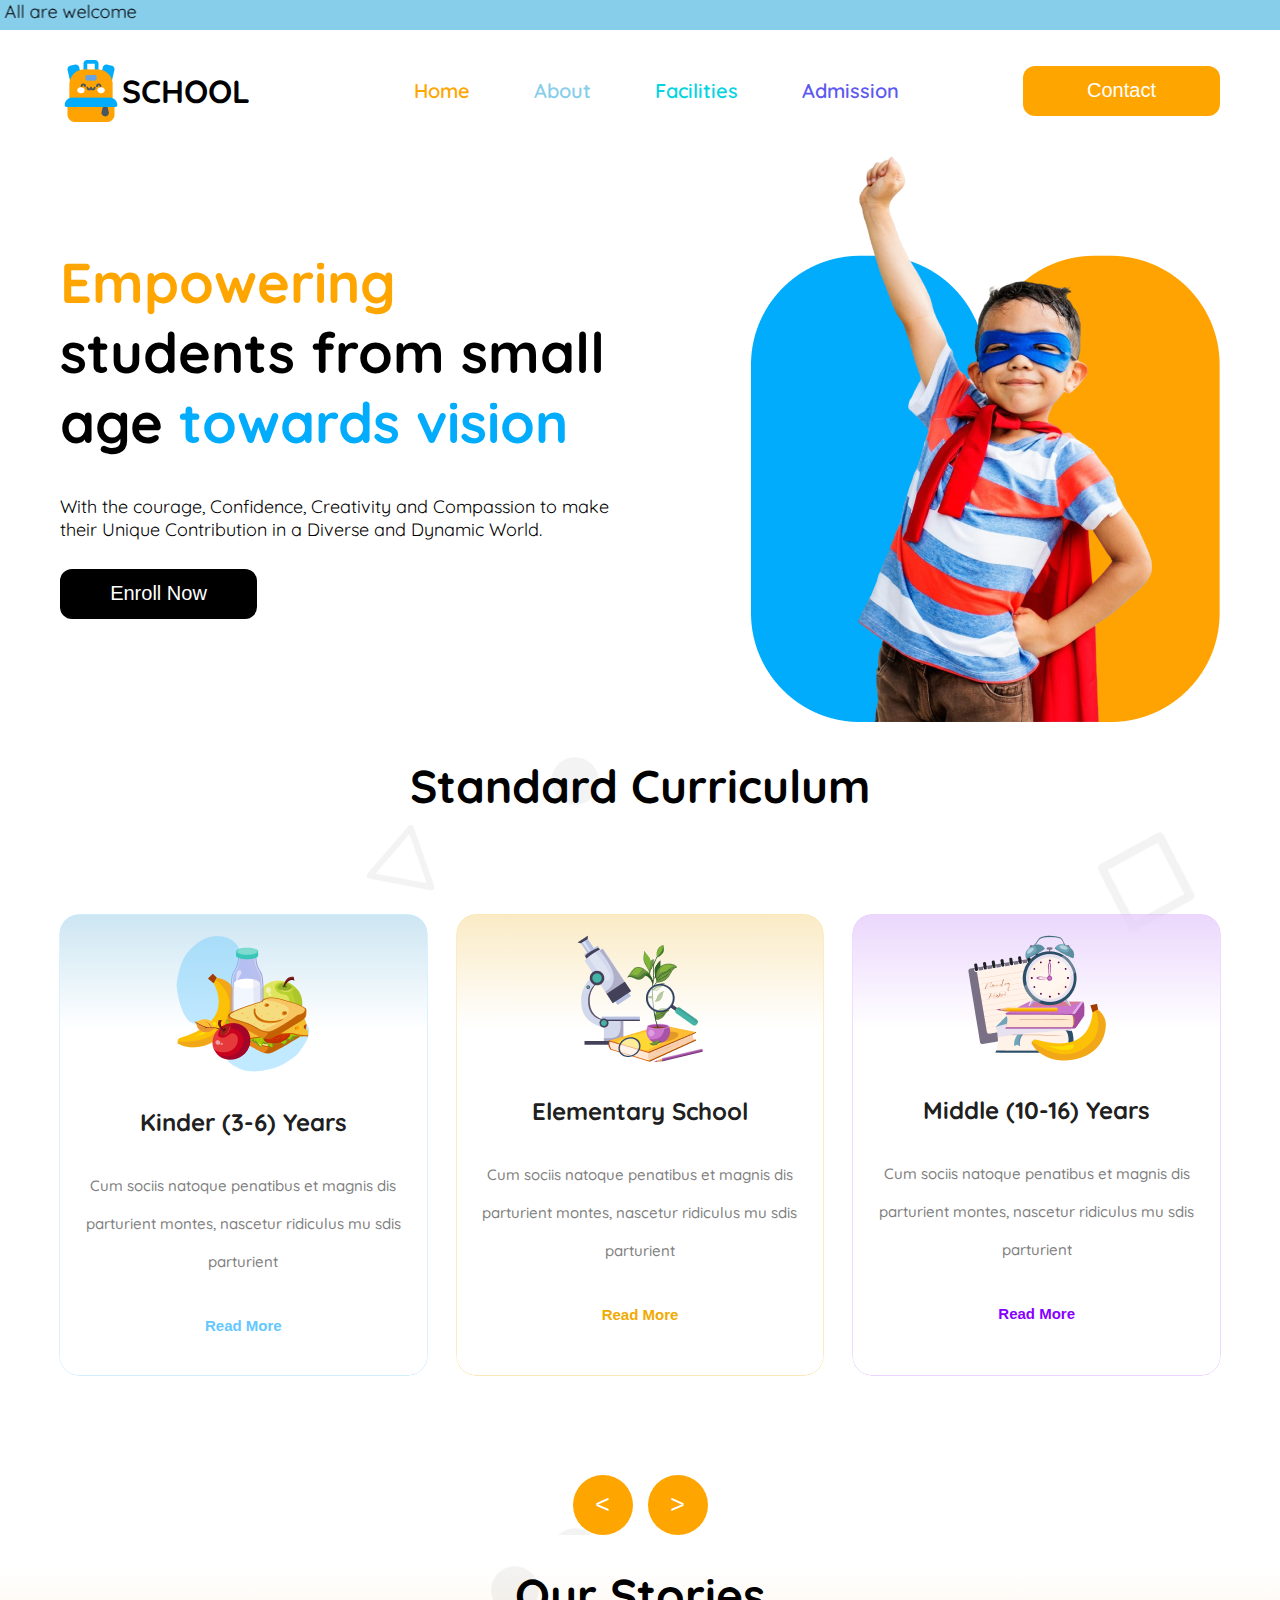
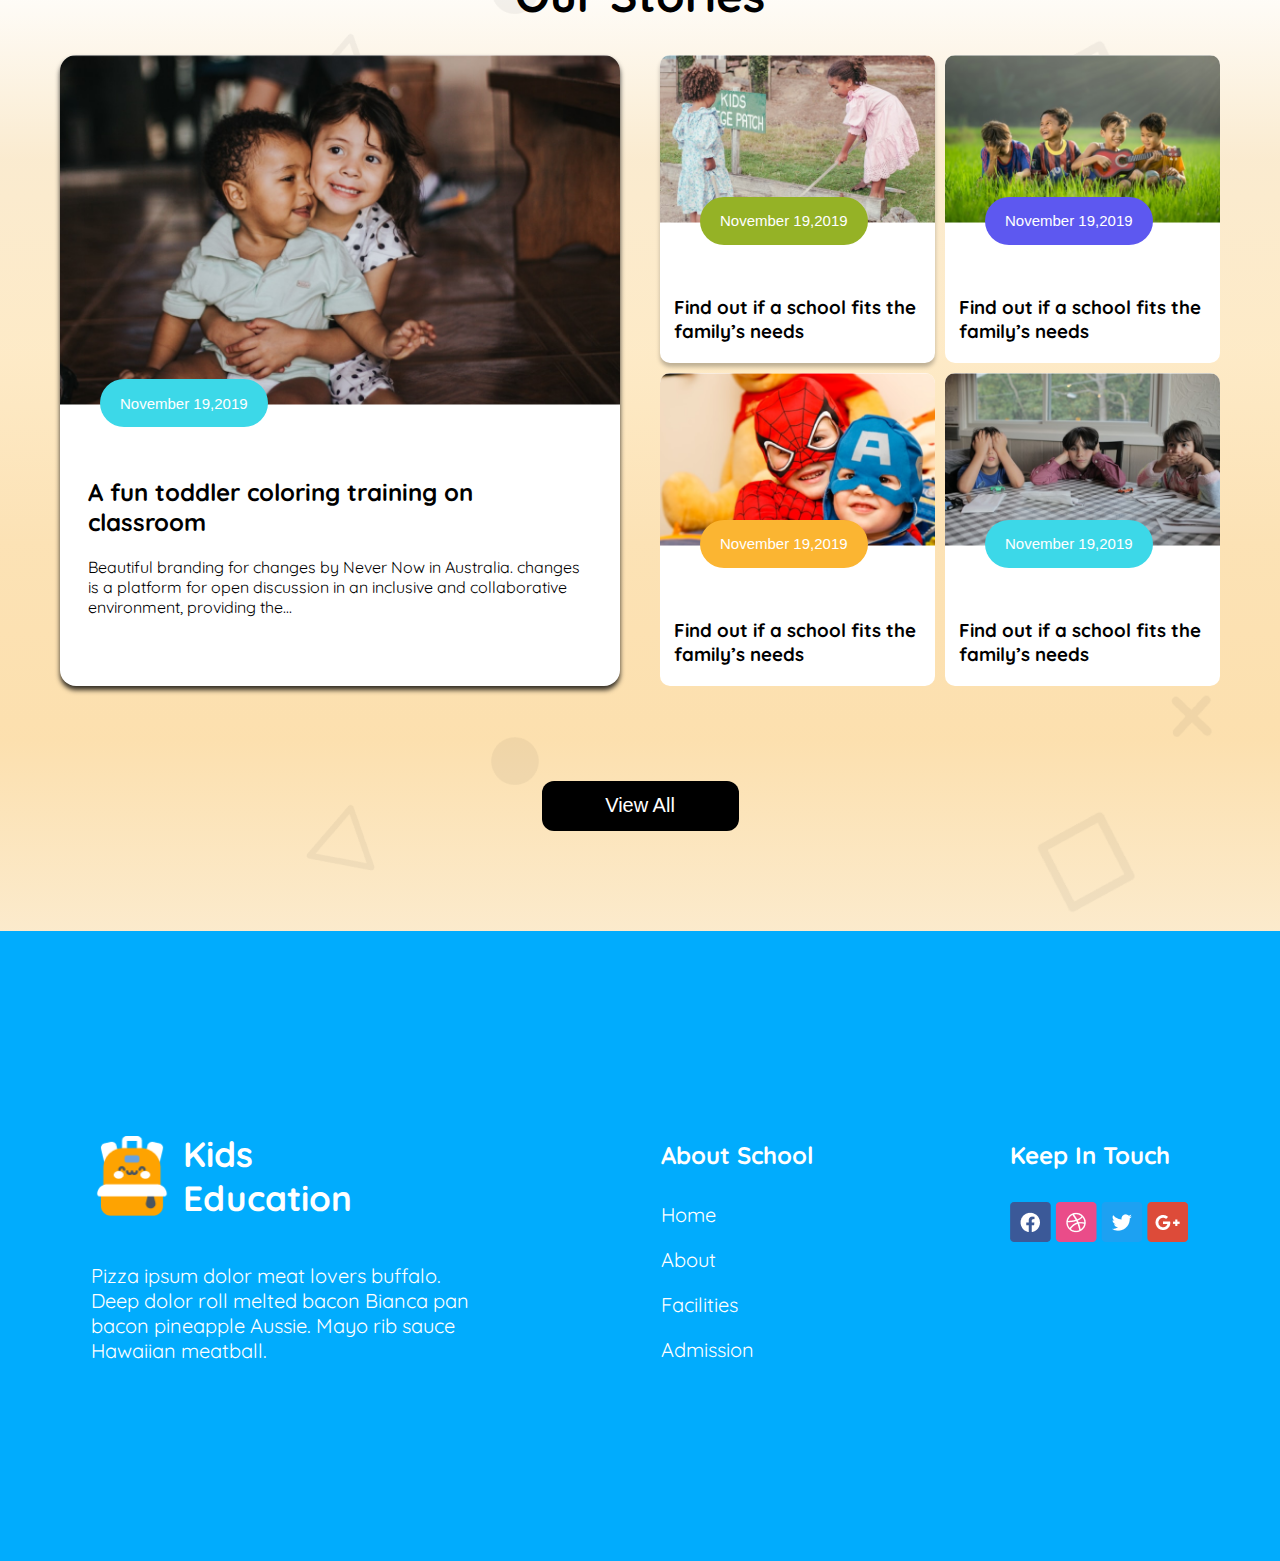
<file: index.html>
<!DOCTYPE html>
<html lang="en">
<head>
  <meta charset="UTF-8">
  <meta name="viewport" content="width=device-width, initial-scale=1.0">
  <title>Assignment-2</title>
  <link rel="stylesheet" href="https://cdnjs.cloudflare.com/ajax/libs/font-awesome/6.7.2/css/all.min.css">
  <link rel="stylesheet" href="style/style.css">
  <link rel="stylesheet" href="style/responsive.css">
</head>
<body class="quicksand-font">
  <div>
    <marquee class="marquee-text" behavior="scroll" direction="right" scrollamount="12" >Class will start 30-01-2025. All are welcome</marquee>
  </div>
  <!-- Navbar start here -->
 <!-- Navbar -->
 <nav class="nav-style">

  <div class="logo">
    <img src="images/logo.png" alt="A schoolbag logo image">
    <h2>SCHOOL</h2>
  </div>

  <ul class="list-item">
    <li class="item-1">Home</li>
    <li class="item-2">About</li>
    <li class="item-3">Facilities</li>
    <li class="item-4">Admission</li>
  </ul>

  <button class="primary-btn nav-btn">Contact</button>

  <!-- Menu icon for small screen -->
  <div class="menu-icon-style">
    <i class="fa-solid fa-bars"></i>
  </div>
</nav>
<!-- hr line -->
<hr class="hr-line">
  <!-- nav end here -->
  <!--header start here -->
  
    <container class="header">
      <div class="left-header">
         <h1 class="header-title">
          <span class="orange-head">Empowering</span><br>
          students from small <br>
          age <span class="blue-head">towards vision</span>
         </h1>
         <p class="header-description">
          With the courage, Confidence, Creativity and Compassion to make <br>their Unique Contribution in a Diverse and Dynamic World.
         </p>
         <button class="primary-btn btn-black header-btn">Enroll Now</button>
      </div>
      
      <div class="right-header">
        <img src="images/hero-kids.png" alt="">
      </div>

     
    </container>
   <!--header section end here  -->
 <main>
  <section class="curriculum">
      
      <div>
        <h1 class="section-title">Standard Curriculum</h1>
      </div>

      <div class="card-section">
      
        <div class="card-item card1">
        <img src="images/kinder.png" alt="kinder-class-image"> 

        <h2 class="card-title">Kinder (3-6) Years</h2>

        <p class="card-description">Cum sociis natoque penatibus et    magnis
          dis parturient montes, nascetur ridiculus
          mu sdis parturient</p>

        <button class="card-btn card-btn1-color">Read More</button>
      </div>


      <div class="card-item card2">
        <img src="images/middle.png" alt="elementary-class-image">

         <h2 class="card-title">Elementary School</h2>

        <p class="card-description">Cum sociis natoque penatibus et    magnis
          dis parturient montes, nascetur ridiculus
          mu sdis parturient</p>

        <button class="card-btn card-btn2-color">Read More</button>
      </div>


      <div class="card-item card3">
        <img src="images/elementary.png" alt="middle-class-image"> 

        <h2 class="card-title">Middle (10-16) Years</h2>

        <p class="card-description">Cum sociis natoque penatibus et    magnis
          dis parturient montes, nascetur ridiculus
          mu sdis parturient</p>

        <button class="card-btn card-btn3-color">Read More</button>
      </div>

    </div>
    <div class="curriculum-btn">
      <button class="radius-btn">&lt</button>
      <button class="radius-btn">&gt</button>
     </div>
   
    </section>

    <section class="stories">
      
      <h1 class="section-title">
        Our Stories
      </h1>
    <div class="stories-card-section">
      <div class="stories-card part-1">
        <div class="stories-small-img">
          <img src="images/story-1.png" alt="two chilldren image">
        </div>
         
        <button class="stories-card-btn">
          November 19,2019
        </button>

        <div class="written-content">
          <h2 class="stories-card-title">
            A fun toddler coloring training on
            classroom
          </h2>
   
          <p class="stories-card-description">
            Beautiful branding for changes by Never Now in Australia.
            changes is a platform for open discussion in an inclusive and
            collaborative environment, providing the...
          </p>
        </div>
      </div>
      <div class="stories-card small-section">
        <div class="stories-small-card num-1">
          <div class="stories-small-img">
            <img src="images/story-2.png" alt="Two chilldren working">
          </div>
          <button class="stories-card-btn btn-1">
            November 19,2019
          </button>

          <h3 class="small-card-title">
            Find out if a school fits the
            family’s needs
          </h3>
         </div>

        <div class="stories-small-card">
          <div class="stories-small-img">
            <img src="images/story-3.png" alt="Two chilldren working">
          </div>
          <button class="stories-card-btn btn-2">
            November 19,2019
          </button>

          <h3 class="small-card-title">
            Find out if a school fits the
            family’s needs
          </h3>
         </div>

         <div class="stories-small-card">
          <div class="stories-small-img">
            <img src="images/story-4.png" alt="Two chilldren working">
          </div>
          <button class="stories-card-btn btn-3">
            November 19,2019
          </button>

          <h3 class="small-card-title">
            Find out if a school fits the
            family’s needs
          </h3>
         </div>

         <div class="stories-small-card">
          <div class="stories-small-img">
            <img src="images/story-5.png" alt="Two chilldren working">
          </div>
          <button class="stories-card-btn">
            November 19,2019
          </button>

          <h3 class="small-card-title">
            Find out if a school fits the
            family’s needs
          </h3>
         </div>
        
      </div>
    </div>
    <div class="view-btn">
      <button class="primary-btn btn-black">View All</button>
    </div>
  
  </section>
  </main>
  <!-- main end here -->
   <footer class="footer-section">
    <section class="all-footer-content">


     <div class="footer-content ">
      <div class="foot-left">
        <img src="images/footer logo.png" alt="School bag logo">
        <h1 class="foot-left-title">Kids <br> Education</h1>
        
      </div>
      <p class="foot-left-description">
        Pizza ipsum dolor meat lovers buffalo. Deep dolor roll melted bacon Bianca pan bacon pineapple Aussie. Mayo rib sauce Hawaiian meatball.
      </p>
     </div>


 
     <div class="footer-content foot-menu">
       <h4 class="foot-list-title">About School</h4>
       
        <li>Home</li>
        <li>About</li>
        <li>Facilities</li>
        <li>Admission</li>
       
     </div>

     <div class="footer-content foot-icon">
        <h4 class="foot-right-title">Keep In Touch</h4>
        <img src="images/fb.png" alt="logo of facebook">
        <img src="images/dribble.png" alt="dribble logo">
        <img src="images/twitter.png" alt="twitter logo">
        <img src="images/google+.png" alt="googlt+ logo">
     </div>
    
    </section>
   </footer>

</body>
</html>
</file>
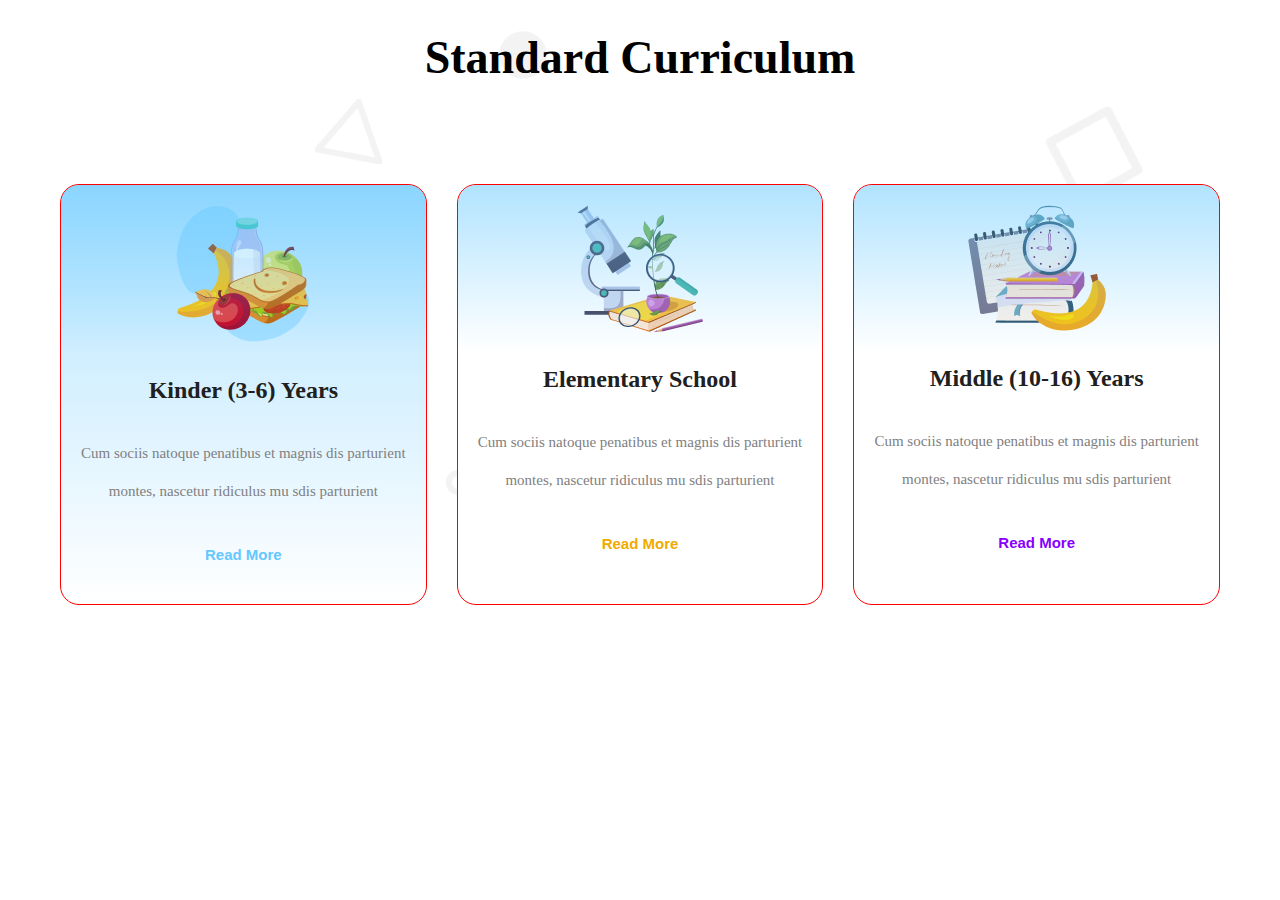
<file: prictice.html>
<!DOCTYPE html>
<html lang="en">
<head>
  <meta charset="UTF-8">
  <meta name="viewport" content="width=device-width, initial-scale=1.0">
  <title>Document</title>
  <style>
    main{
  background-image: url(/images/bg.png);
}
/* curriculum section style start here */
.curriculum{
  max-width: 1160px;
  margin: 0 auto;
  
}
.section-title{
  text-align: center;
  font-weight: bold;
  font-size: 46px;
  color: #000;
}
.card-section{
  /* display: flex;
  gap: 30px; */
  display: grid;
  grid-template-columns: repeat(3, 1fr);
  gap: 30px;
  text-align: center;
  margin: 100px 0;
  
}
.card-title{
  font-weight: bold;
  font-size: 24px;
  color: #202020;
  margin: 30px 0;
}
.card-description{
  font-weight: 500;
  font-size: 15px;
  color: #808080;
  line-height: 38px;
  }
  .card-item {
  border-radius: 19px;
  position: relative; /* Ensure the card is positioned for the pseudo-element */
  overflow: hidden; /* Prevent the gradient from spilling outside the card */
}

.card1::before,
.card2::before,
.card3::before {
  content: ""; /* Add an empty element for styling */
  position: absolute;
  top: 0;
  left: 0;
  width: 100%;
  height: 40%; /* Adjust height to control gradient coverage */
  background-image: linear-gradient(to bottom, rgba(100, 200, 255, 0.5), rgba(255, 255, 255, 0)); /* Gradient fades to transparent */
  z-index: 1; /* Ensure it appears above the card background */
}

.card1,
.card2,
.card3 {
  position: relative; /* Keep the content above the pseudo-element */
  padding: 20px;
  background-color: white; /* Add a background color for the card */
  z-index: 2; /* Ensure content appears above the gradient */
}

.card1{
  border: 1px solid red;
  padding: 20px;
  background-image: linear-gradient(to bottom ,rgba(100,200,255,0.5), white);
}
.card2{
  border: 1px solid red;
  padding: 20px;
}
.card3{
  border: 1px solid red;
  padding: 20px;
}
.card-btn{
  font-weight: bold;
  font-size: 15px;
  color: #64c8ff;
  border: none;
  background: none;
  cursor: pointer;
  margin: 20px 0;
}
.card-btn1-color{
  color:#64c8ff;
}
.card-btn2-color{
  color: #F0AA00 ;
}
.card-btn3-color{
  color: #8700FF;
}
  </style>
</head>
<body>
  <main>
    <section class="curriculum">
      
      <div>
        <h1 class="section-title">Standard Curriculum</h1>
      </div>
  
      <div class="card-section">
      
        <div class="card-item card1">
        <img src="images/kinder.png" alt="kinder-class-image"> 
  
        <h2 class="card-title">Kinder (3-6) Years</h2>
  
        <p class="card-description">Cum sociis natoque penatibus et    magnis
          dis parturient montes, nascetur ridiculus
          mu sdis parturient</p>
  
        <button class="card-btn card-btn1-color">Read More</button>
      </div>
  
  
      <div class="card-item card2">
        <img src="images/middle.png" alt="elementary-class-image">
  
         <h2 class="card-title">Elementary School</h2>
  
        <p class="card-description">Cum sociis natoque penatibus et    magnis
          dis parturient montes, nascetur ridiculus
          mu sdis parturient</p>
  
        <button class="card-btn card-btn2-color">Read More</button>
      </div>
  
  
      <div class="card-item card3">
        <img src="images/elementary.png" alt="middle-class-image"> 
  
        <h2 class="card-title">Middle (10-16) Years</h2>
  
        <p class="card-description">Cum sociis natoque penatibus et    magnis
          dis parturient montes, nascetur ridiculus
          mu sdis parturient</p>
  
        <button class="card-btn card-btn3-color">Read More</button>
      </div>
  
    </div>
    </section>
  </main>
</body>
</html>
</file>
<file: style/style.css>
/* Font link */
@import url('https://fonts.googleapis.com/css2?family=Quicksand:wght@300..700&display=swap');

body{
  margin: 0;
  padding: 0;
  box-sizing: border-box;
}

.quicksand-font {
  font-family: "Quicksand", serif;
  font-optical-sizing: auto;
  font-weight: 400;
  font-style: normal;
}



/* Shered style start here */
li {
  list-style: none;
}
.primary-btn{
  width: 197px;
  height: 50px;
  padding: 10px;
  /* margin: 0 10px; */
  border-radius: 12px;
  background-color: orange;
  border: none;
  font-weight: 500;
  font-size: 20px;
  color: #fff;
  cursor: pointer;
} 
.btn-black{
  background-color: black;
}

/* Marquee style start here */
 .marquee-text{
  width: 100%;
  color: black;
  height: 30px;
  font-family: "Quicksand", serif;
  font-size: 18px;
  background-color: skyblue;
 }     


/* nav style start here */
.nav-style{
  /* width: 100%; */
  max-width: 1160px;
  margin: 0 auto;
  display: flex;
  justify-content: space-between;
  align-items: center;
  padding: 10px 20px;
  cursor: pointer;
}
.logo{
  display: flex;
  align-items: center;
}
.logo img{
  width: 62px;
  height: 62px;
 
}
.logo > h2{
  font-size: 32px;
  font-weight: bold;
  color: black;
}
.list-item{
  display: flex;
  
}
.list-item > li {
  margin: 0 32px;
  font-weight: 600;
  font-size: 20px;
}
.item-1{
 color: orange;
}
.item-2{
  color: skyblue;
}
.item-3{
  color: #05D4DF;
}
.item-4{
  color: #5D58EF;
}

.menu-icon-style{
  display: none;
  font-size: 24px;
  cursor: pointer;
}
/* navbar end here */
/* horizontal line */
.hr-line{
  max-width: 100%;
  border: none;
 /* padding: 2px; */
  display: none;
  border-top: 1px solid orange;
  
}
/* hr end here */


/* header style start here */
.header{
  max-width: 1160px;
  margin: 0 auto;
  display: flex;
  justify-content: space-between;
  padding: 0 40px;
  /* gap: 200px; */
  /* align-items: center; */
  
}
.header-title{
  font-weight: bold;
  font-size: 56px;
  color: black;
  margin-top: 100px;
}
.orange-head{
  color: orange;
}
.blue-head{
  color: #01ACFD;
}
.header-description{
  font-weight: normal;
  font-size: 18px;
  color: black;
}
.header-btn{
  margin-top: 10px;
}
/* header end here */


/* curriculum section style start here */
.curriculum{
  max-width: 1160px;
  margin: 0 auto;
  background-image: url(../images/bg.png);
  background-repeat: repeat-y;
}
.section-title{
  text-align: center;
  font-weight: bold;
  font-size: 46px;
  color: #000;
}
.card-section{
  /* display: flex;
  gap: 30px; */
  display: grid;
  grid-template-columns: repeat(3, 1fr);
  gap: 30px;
  text-align: center;
  margin: 100px 0;
  
}
.card-title{
  font-weight: bold;
  font-size: 24px;
  color: #202020;
  margin: 30px 0;

}
.card-description{
  font-weight: 500;
  font-size: 15px;
  color: #808080;
  line-height: 38px;
  }
.card-item{
  border-radius: 19px;
}

.card1{
  /* border: 1px solid #64c8ff; */
  padding: 20px;
  background:  linear-gradient(#b9dceeb7, white, white, white, white);
  box-shadow: 0px 0px 0px 0.4px #72cafaa3;
}
.card2{
  padding: 20px;
  background:  linear-gradient(#f9e4b2bc, white, white, white, white);
  box-shadow: 0px 0px 0px 0.4px #f6c75bdc;
}
.card3{
  padding: 20px;
  background:  linear-gradient(#e4cafbbf, white, white, white, white);
  box-shadow: 0px 0px 0px 0.4px #ca8ffec2;
}
.card-btn{
  font-weight: bold;
  font-size: 15px;
  color: #64c8ff;
  border: none;
  background: none;
  cursor: pointer;
  margin: 20px 0;
}
.card-btn1-color{
  color:#64c8ff;
}
.card-btn2-color{
  color: #F0AA00 ;
}
.card-btn3-color{
  color: #8700FF;
}

/* radius btn style */
.curriculum-btn{
  display: flex;
  justify-content: center;
  gap: 15px;
}
.radius-btn{
 width: 60px;
 height: 60px;
 border-radius: 50%;
 border: none;
 background-color: orange;
 color: white;
 font-size: 25px;
 cursor: pointer;
 
}
.radius-btn:hover{
  background-color: rgba(136, 101, 2, 0.622);
}
/* footer style start here */
.footer-section{
  background-color: #01ACFD;
  /* margin-top: 50px; */
  min-height: 70vh;
  width: 100%;
  display: flex;
  align-items: center;
  /* justify-content: center; */
  /* overflow: hidden; */
  /* box-sizing: border-box;  */
}
.all-footer-content{
  max-width: 1160px;
  margin: auto;
  

  display: grid;
  grid-template-columns: 400px repeat(2, 1fr);
  gap: 20px 170px;

}

.foot-left{
  display: flex;
  /* justify-content: center; */
  /* align-items: center; */
  gap: 10px;
}
.foot-left img {
  color: white;
  width: 82px;
  height: 80px;
  margin-top: 28px;
}
.foot-left-title{
  font-weight: bold;
  color: #fff;
  font-size: 35px;
}
.foot-left-description{
  font-size: 20px;
  color: #fff;
}

/* .foot-menu{
  padding-left: 150px;
} */


.foot-list-title{
  font-weight: bold;
  font-size: 24px;
  color: #fff;
}
.footer-content>li{
  color: #fff;
  font-size: 20px;
  margin-bottom: 20px;
}
.foot-right-title{
  color: #fff;
  font-size: 24px;
  font-weight: bold;
}
.foot-icon{
 
  cursor: pointer;
}

/* stories section style here */
.stories{
  
  background: url(../images/bg.png), linear-gradient(#fff,#f9e5c1c3, #fde4b6c3, #fbd99ec3, #fbd490b9, #fbe8c6e4);


}

.stories-card-section{
 
  max-width: 1160px;
  margin: 0 auto;
  display: grid;
  grid-template-columns: repeat(2, 1fr);
  gap: 40px;
}
.small-section{
  display: grid;
  grid-template-columns: repeat(2, 2fr);
  gap: 10px;
}
.stories-card-btn{
  max-width: 170px;
  height: 47.93px;
  padding: 0 20px;
  border-radius: 47.93px;
  background-color: #3CD8E8;
  color: white;
  border: none;
  font-size: 15px;
  font-weight: 500;
  position: relative;
  top: -30px;
  left: 40px;
  cursor: pointer;
}

.part-1 {

  border-radius: 16px;
  background-color: #fff;
  box-shadow: 0px 4px 5px rgba(0, 0, 0, 0.8);
  overflow: hidden;
  
}
.stories-small-img img {
  width: 100%;
}
       
.written-content{
 
 max-width: 90%;
 margin: 0 auto;
}

.stories-small-card{
  border-radius: 10px;
  background-color: #fff;
  overflow: hidden;
}
.num-1{
  box-shadow: 0px 4px 4px rgba(0, 0, 0, 0.25);
}
.small-card-title{
  max-width: 90%;
  margin: 0 auto;
  padding: 20px 0;
}
.btn-1{
  background-color: #95B226;
}
.btn-2{
  background-color: #5D58F0;
}
.btn-3{
  background-color: rgb(251, 181, 50);
}
.view-btn{
  text-align: center;
  padding-bottom: 100px;
  padding-top: 95px;
}
</file>
<file: style/responsive.css>
/* responsive start here */
@media screen and (max-width: 576px) {
  
  /* navbar responsive start here */
    .list-item{
      display: none;
    }
    
    .menu-icon-style{
      display: block;
  
    }
    .nav-btn{
      display: none;
    }
    /* nav responsive end */
    /* hr responsive start */
    .hr-line {
      display: block;
    }
    /* hr responsive end */
    /* header responsive */
    .header{
      flex-direction: column-reverse;
      align-items: center;
      text-align: center;
    }
    
    .left-header{
      margin-top: 20px;
    }
    .header-title{
      text-align: center;
      /* line-height: auto; */
      font-size: 42px;
    }
    .header-description{
      font-weight: 500;
      font-size: 18px;
    }
    .right-header img{
    
      max-width: 90%;
      margin: 0 auto;
    }
    /* curriculum responsive start here */
    .card-section{
      max-width: 90%;
      margin: 0 auto;
      grid-template-columns: repeat(1, 1fr);
    }
    .radius-btn{
      display: none;
    }
    /* footer responsive */
    .all-footer-content{
      
      grid-template-columns: 1fr;
      gap: 30px;
      max-width: 90%;
      margin: 0 auto; 
      }
    .stories-card-section{
      grid-template-columns: 1fr;
    }
  
    .part-1{
      
      display: none;
    }
    .small-section{
      /* padding: 10px; */
      max-width: 90%;
      margin: 0 auto;
    }
      
      
     
  }
</file>
